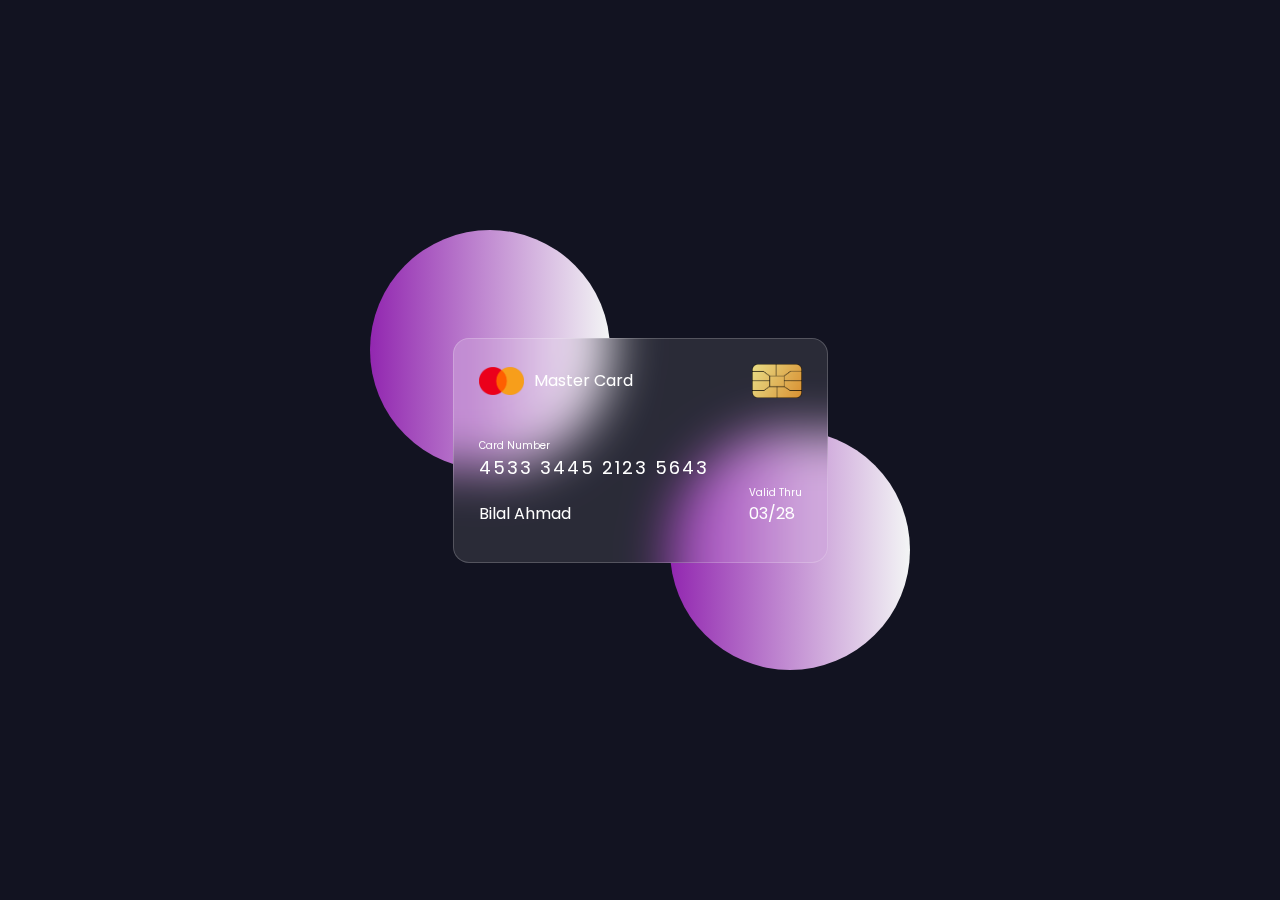
<file: 02_flipping_card/index.html>
<!DOCTYPE html>
<html lang="en">
  <head>
    <meta charset="UTF-8" />
    <meta name="viewport" content="width=device-width, initial-scale=1.0" />
    <title>Flipping Card</title>
    <link rel="stylesheet" href="style.css" />
  </head>
  <body>
    <section>
      <div class="container">
        <div class="card front-face">
          <header>
            <span class="logo">
              <img src="./images/logo.png" alt="" />
              <h5>Master Card</h5>
            </span>
            <img src="./images/chip.png" alt="" class="chip" />
          </header>

          <div class="card-details">
            <div class="name-number">
              <h6>Card Number</h6>
              <h5 class="number">4533 3445 2123 5643</h5>
              <h5 class="name">Bilal Ahmad</h5>
            </div>

            <div class="valid-date">
              <h6>Valid Thru</h6>
              <h5>03/28</h5>
            </div>
          </div>
        </div>

        <div class="card back-face">
          <h6>
            For customer serive call +91 223 1212321 or email at
            testing@gmail.com
          </h6>

          <div class="magnetic-strip">
            <div class="signature">
              <i>005</i>
            </div>
            <h5>
              Lorem, ipsum dolor sit amet consectetur adipisicing elit. Ab, nam
              eius omnis deleniti repudiandae voluptatum.
            </h5>
          </div>
        </div>
      </div>
    </section>
  </body>
</html>
</file>
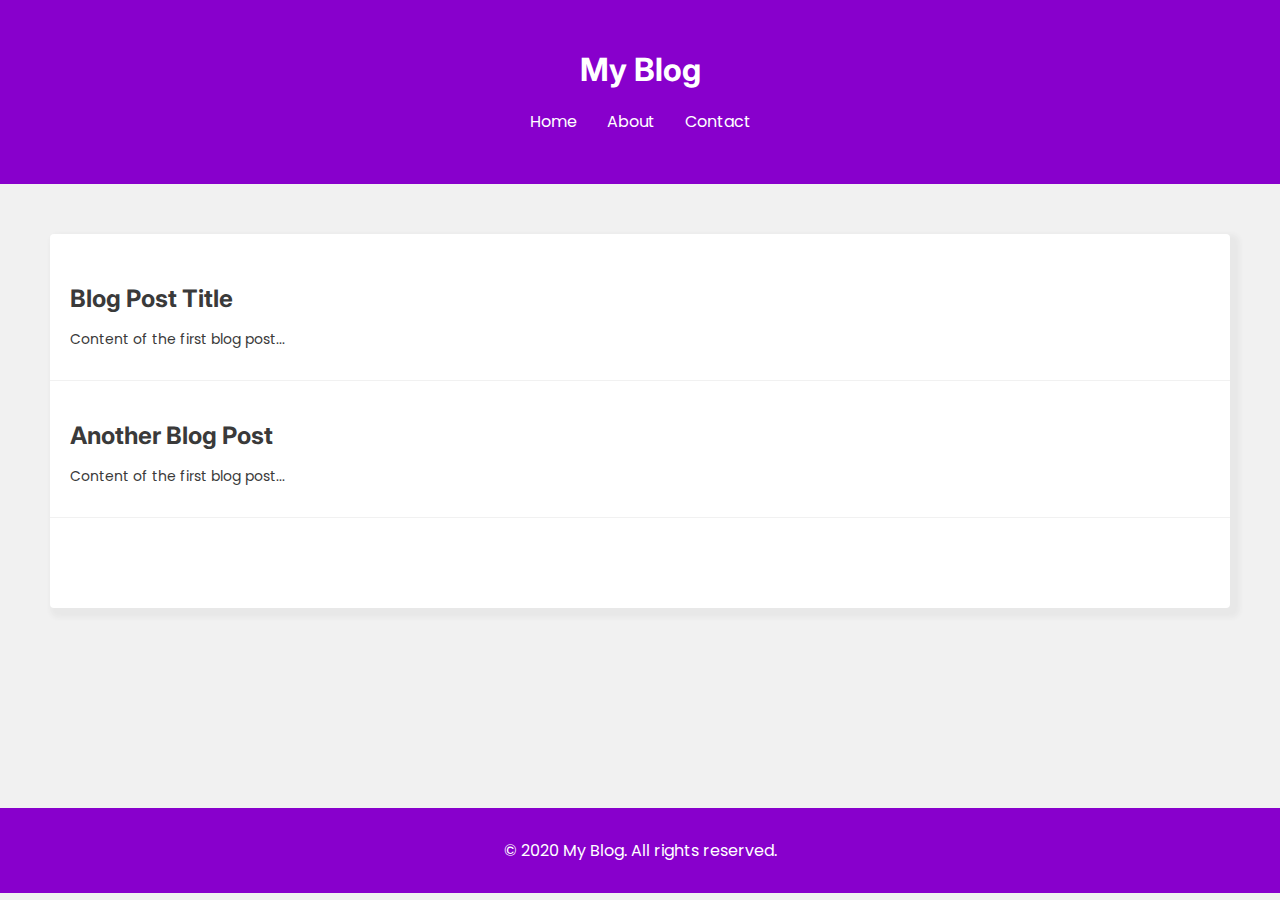
<file: 05_blog_layout/index.html>
<!DOCTYPE html>
<html lang="en">
  <head>
    <meta charset="UTF-8" />
    <meta name="viewport" content="width=device-width, initial-scale=1.0" />
    <title>Blog Page</title>
    <link rel="stylesheet" href="style.css" />
  </head>
  <body>
    <header>
      <h1>My Blog</h1>
      <nav>
        <a href="#">Home</a>
        <a href="#">About</a>
        <a href="#">Contact</a>
      </nav>
    </header>

    <main>
      <article>
        <h2>Blog Post Title</h2>
        <p>Content of the first blog post...</p>
      </article>
      <article>
        <h2>Another Blog Post</h2>
        <p>Content of the first blog post...</p>
      </article>
    </main>

    <footer>
      <p>&copy; 2020 My Blog. All rights reserved.</p>
    </footer>
  </body>
</html>
</file>
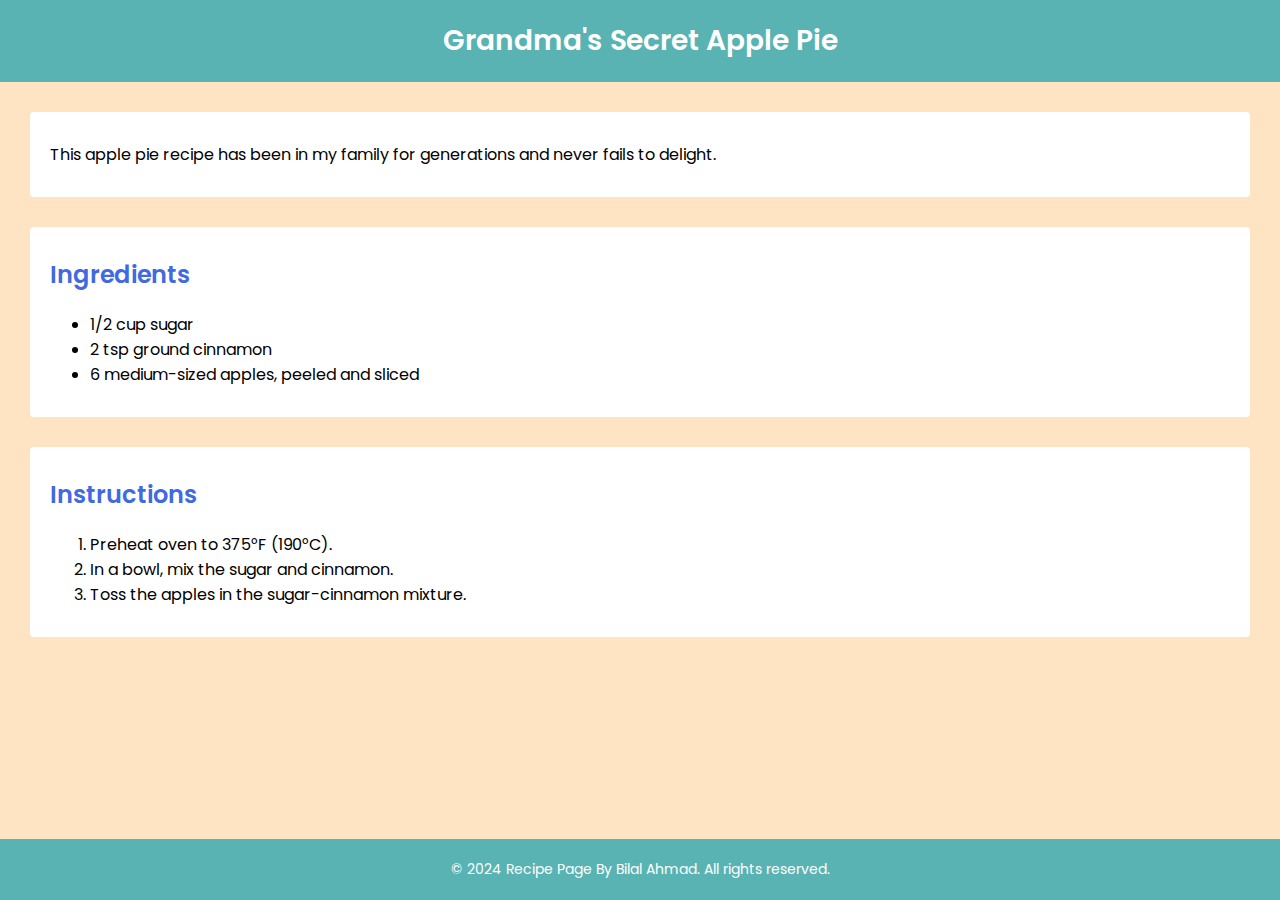
<file: 08_Recipe_page/index.html>
<!DOCTYPE html>
<html lang="en">
  <head>
    <meta charset="UTF-8" />
    <meta name="viewport" content="width=device-width, initial-scale=1.0" />
    <title>Recipe Page</title>
    <link rel="stylesheet" href="style.css" />
  </head>
  <body>
    <!-- Header -->
    <header>
      <h1>Grandma's Secret Apple Pie</h1>
    </header>

    <!-- Main Area -->

    <main>
      <div class="containers">
        <section>
          <p>
            This apple pie recipe has been in my family for generations and
            never fails to delight.
          </p>
        </section>
        <section>
          <h3>Ingredients</h3>
          <ul>
            <li>1/2 cup sugar</li>
            <li>2 tsp ground cinnamon</li>
            <li>6 medium-sized apples, peeled and sliced</li>
          </ul>
        </section>
        <section>
          <h3>Instructions</h3>
          <ol>
            <li>Preheat oven to 375°F (190°C).</li>
            <li>In a bowl, mix the sugar and cinnamon.</li>
            <li>Toss the apples in the sugar-cinnamon mixture.</li>
          </ul>
        </section>
      </div>
    </main>

    <!-- Footer -->
    <footer>
      <p>© 2024 Recipe Page By Bilal Ahmad. All rights reserved.</p>
    </footer>
  </body>
</html>
</file>
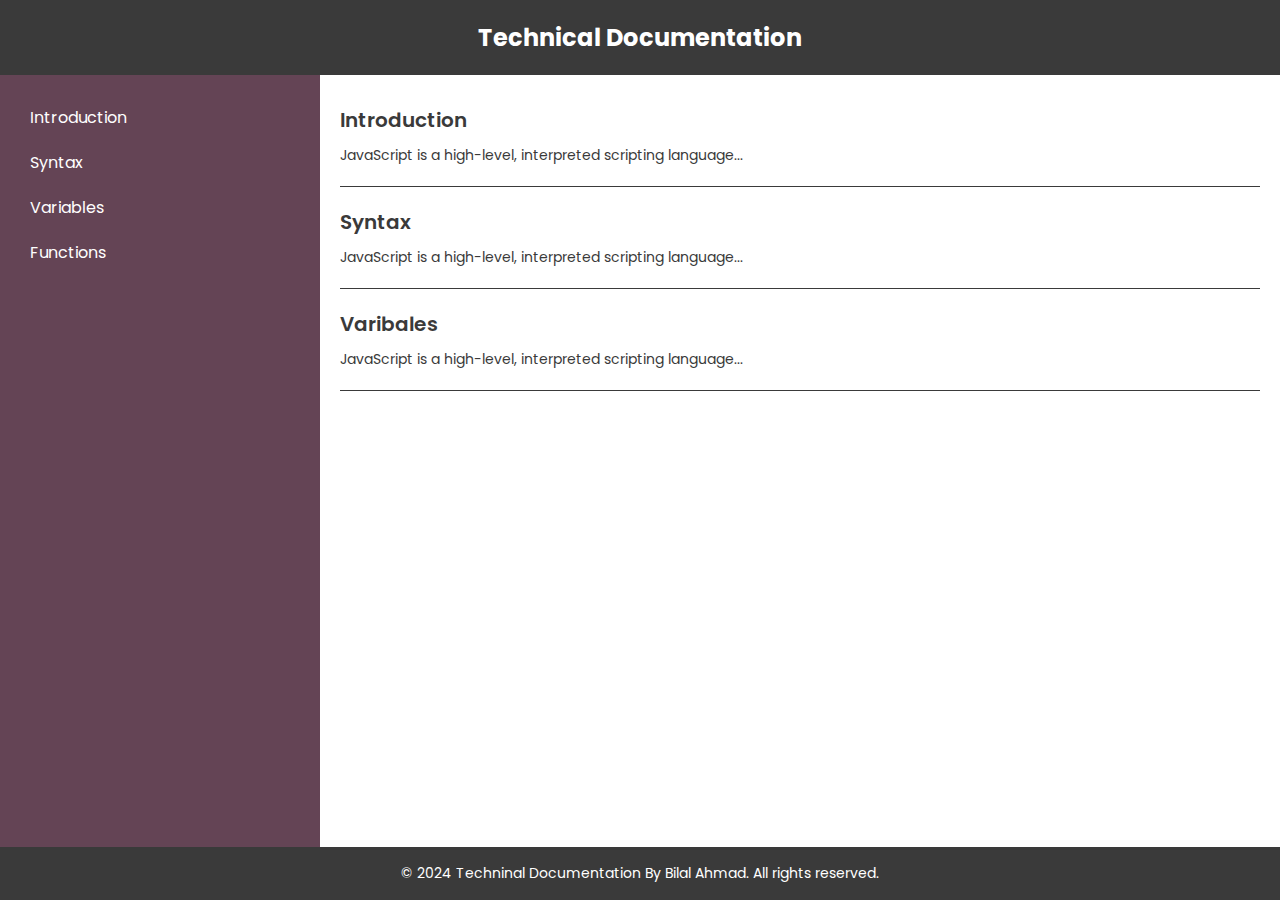
<file: 09_documentation/index.html>
<!DOCTYPE html>
<html lang="en">
  <head>
    <meta charset="UTF-8" />
    <meta name="viewport" content="width=device-width, initial-scale=1.0" />
    <title>Documentation</title>
    <link rel="stylesheet" href="style.css" />
  </head>
  <body>
    <header>
      <h2>Technical Documentation</h2>
    </header>
    <main>
      <div class="main-content">
        <section class="sidebar">
          <nav>
            <ul>
              <li><a href="#">Introduction</a></li>
              <li><a href="#">Syntax</a></li>
              <li><a href="#">Variables</a></li>
              <li><a href="#">Functions</a></li>
            </ul>
          </nav>
        </section>
        <section class="data-body">
          <section>
            <h3>Introduction</h3>
            <p>JavaScript is a high-level, interpreted scripting language...</p>
          </section>
          <section>
            <h3>Syntax</h3>
            <p>JavaScript is a high-level, interpreted scripting language...</p>
          </section>
          <section>
            <h3>Varibales</h3>
            <p>JavaScript is a high-level, interpreted scripting language...</p>
          </section>
        </section>
      </div>
    </main>
    <footer>
      <p>
        &copy; 2024 Techninal Documentation By Bilal Ahmad. All rights reserved.
      </p>
    </footer>
  </body>
</html>
</file>
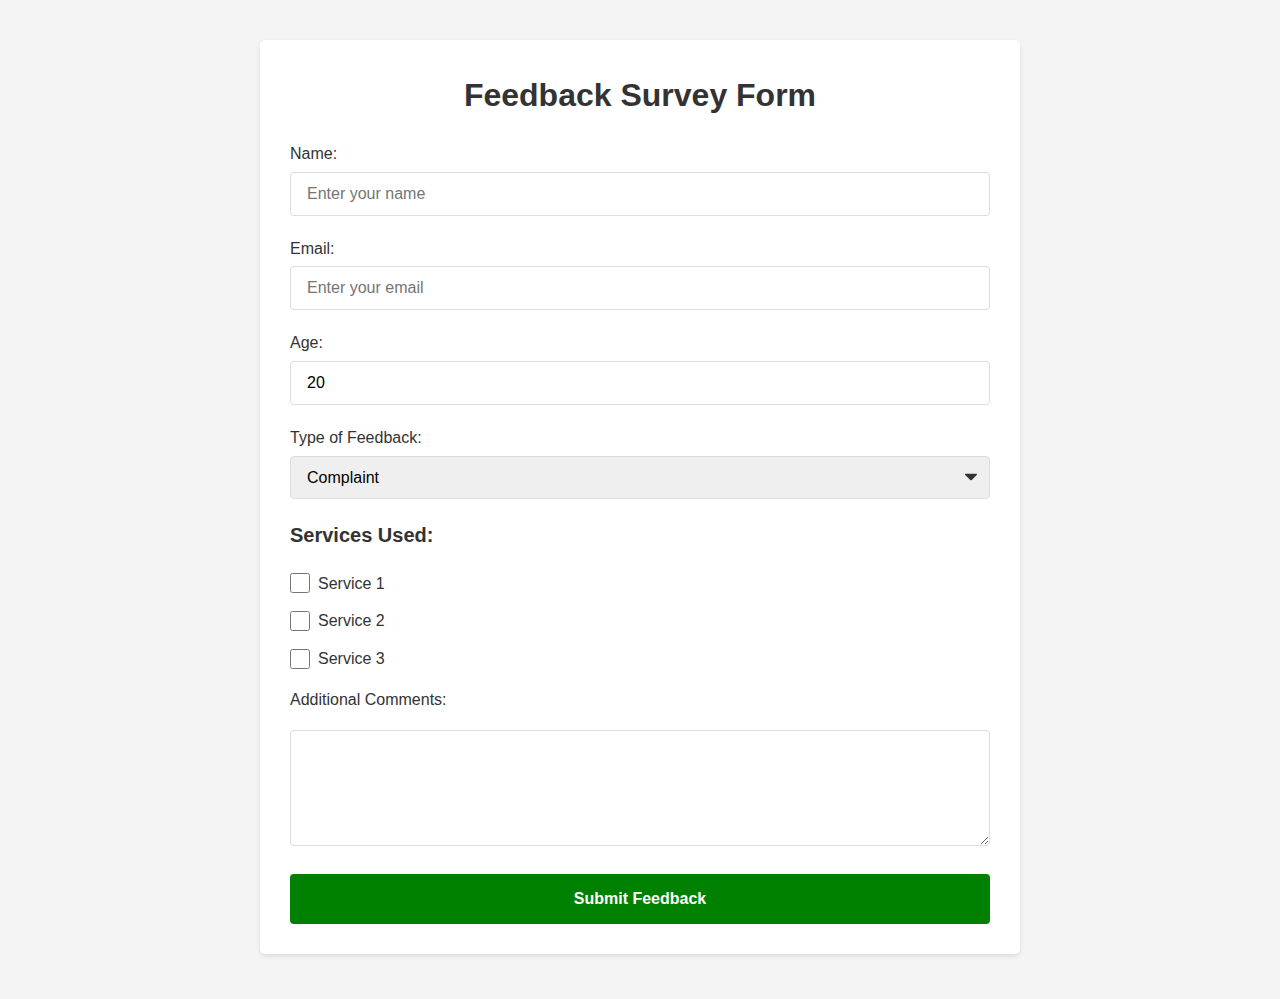
<file: 10_survey_form/index.html>
<!DOCTYPE html>
<html lang="en">
  <head>
    <meta charset="UTF-8" />
    <meta name="viewport" content="width=device-width, initial-scale=1.0" />
    <title>Survey Form</title>
    <link rel="stylesheet" href="style.css" />
  </head>
  <body>
    <!-- Header -->
    <!-- <header>
      <h1>Survey Form</h1>
    </header> -->
    <!-- Main -->
    <main>
      <div class="container">
        <form action="#">
          <h1>Feedback Survey Form</h1>

          <!-- name field -->
          <div class="field">
            <label for="name">Name:</label>
            <input
              type="text"
              id="name"
              name="name"
              placeholder="Enter your name"
              required
            />
          </div>

          <!-- email field -->
          <div class="field">
            <label for="email">Email:</label>
            <input
              type="text"
              id="email"
              name="email"
              placeholder="Enter your email"
              required
            />
          </div>

          <!-- age field -->
          <div class="field">
            <label for="age">Age:</label>
            <input
              type="number"
              id="age"
              name="age"
              min="1"
              max="100"
              value="20"
            />
          </div>

          <!-- Type of feedback -->
          <div class="field">
            <label for="type-of-feedback">Type of Feedback:</label>
            <select name="type-of-feedback" id="type-of-feedback">
              <option value="complaint">Complaint</option>
              <option value="suggestion">Suggestion</option>
              <option value="compliment">Compliment</option>
            </select>
          </div>

          <!-- Services Used -->
          <fieldset>
            <legend>Services Used:</legend>
            <div class="items">
              <div class="item">
                <input type="checkbox" id="service1" name="service1" />
                <label for="service1">Service 1</label>
              </div>
              <div class="item">
                <input type="checkbox" id="service2" name="service2" />
                <label for="service2">Service 2</label>
              </div>
              <div class="item">
                <input type="checkbox" id="service3" name="service3" />
                <label for="service3">Service 3</label>
              </div>
            </div>
          </fieldset>

          <!-- Additional Comments -->
          <div class="field">
            <label for="comment-label">Additional Comments:</label>
            <textarea
              name="additional-comments"
              id="additional-comments"
              rows="5"
            ></textarea>
          </div>

          <button type="submit">Submit Feedback</button>
        </form>
      </div>
    </main>
    <!-- Footer -->
    <!-- <footer>
      <p>&copy; 2023 Survey Form</p>
    </footer> -->
  </body>
</html>
</file>
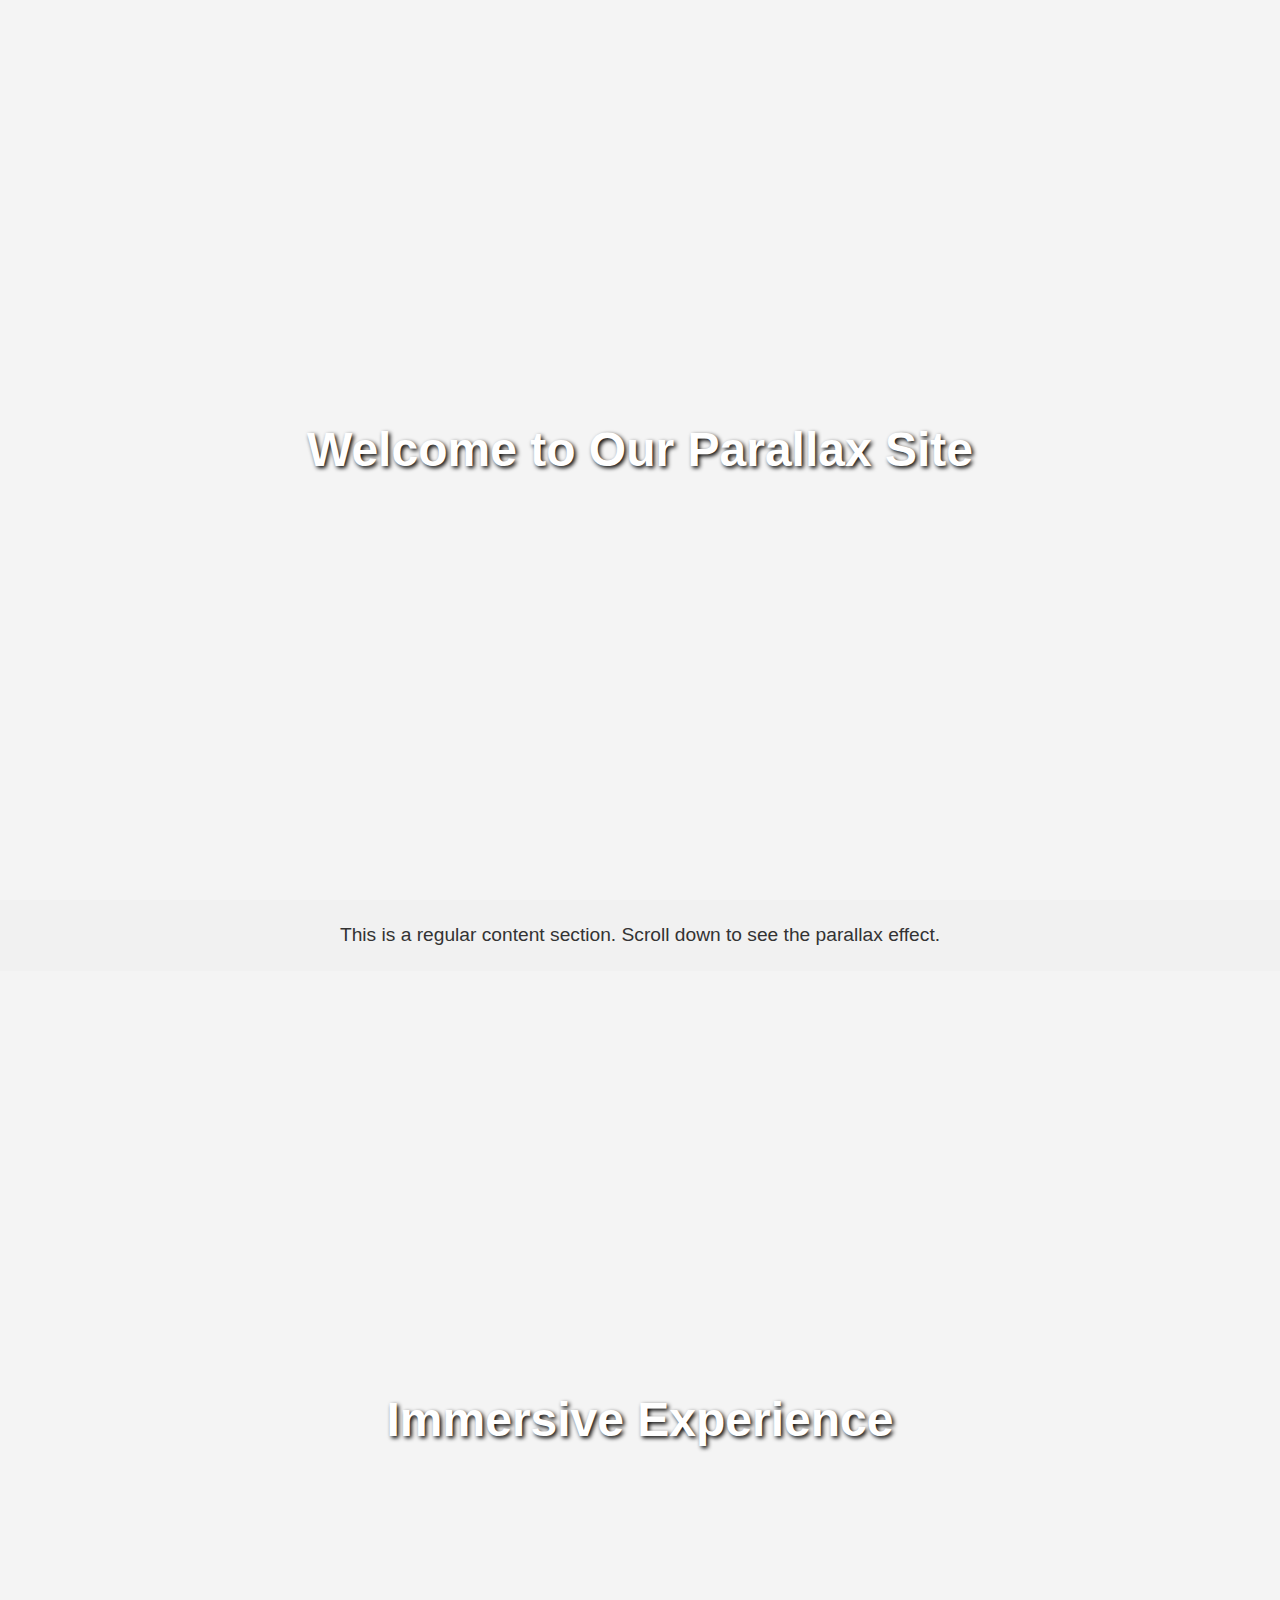
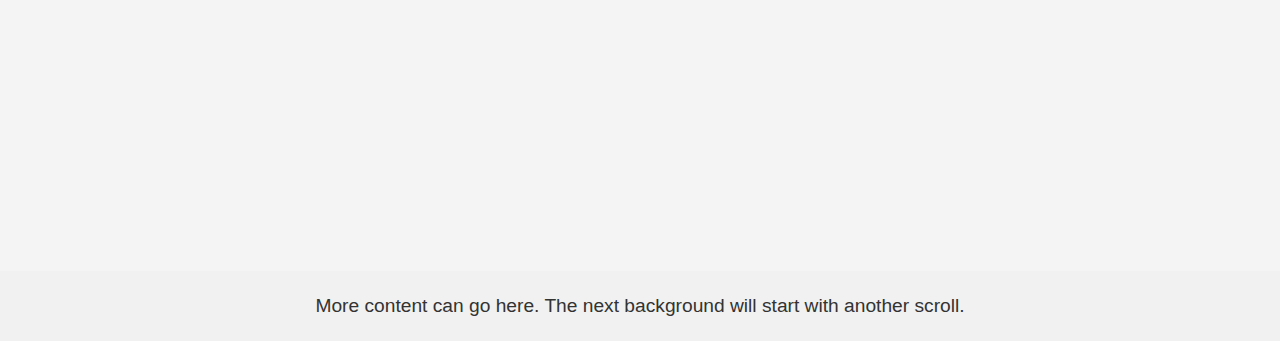
<file: 12_parallax_website/index.html>
<!DOCTYPE html>
<html lang="en">
  <head>
    <meta charset="UTF-8" />
    <meta name="viewport" content="width=device-width, initial-scale=1.0" />
    <title>Parallax Website</title>
    <link rel="stylesheet" href="styles.css" />
  </head>
  <body>
    <div class="parallax-section" id="section1">
      <h1>Welcome to Our Parallax Site</h1>
    </div>
    <div class="content-section">
      <p>
        This is a regular content section. Scroll down to see the parallax
        effect.
      </p>
    </div>
    <div class="parallax-section" id="section2">
      <h1>Immersive Experience</h1>
    </div>
    <div class="content-section">
      <p>
        More content can go here. The next background will start with another
        scroll.
      </p>
    </div>
    <!-- Add more parallax and content sections as needed -->
  </body>
</html>
</file>
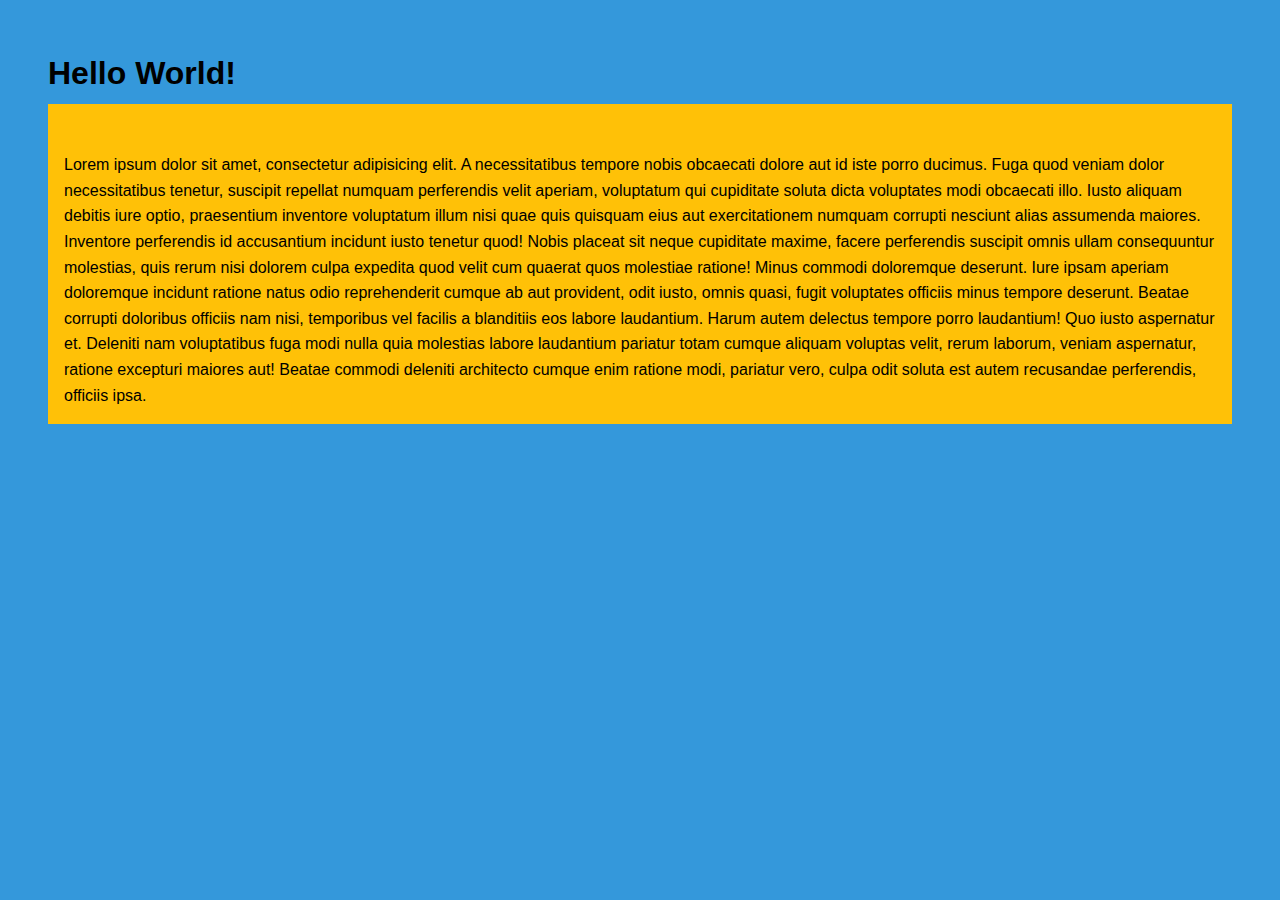
<file: multiple_class_practice/index.html>
<!DOCTYPE html>
<html lang="en">
  <head>
    <meta charset="UTF-8" />
    <meta name="viewport" content="width=device-width, initial-scale=1.0" />
    <title>Multiple Classes Practice</title>
    <link rel="stylesheet" href="css/style.css" />
    <link rel="stylesheet" href="css/colors.css" />
    <link rel="stylesheet" href="css/paddings.css" />
    <link rel="stylesheet" href="css/margin.css" />
  </head>
  <body class="bg-primary p-5 text-black">
    <h1>Hello World!</h1>
    <p class="p-3 pt-5 text-black bg-warning mt-5">
      Lorem ipsum dolor sit amet, consectetur adipisicing elit. A necessitatibus
      tempore nobis obcaecati dolore aut id iste porro ducimus. Fuga quod veniam
      dolor necessitatibus tenetur, suscipit repellat numquam perferendis velit
      aperiam, voluptatum qui cupiditate soluta dicta voluptates modi obcaecati
      illo. Iusto aliquam debitis iure optio, praesentium inventore voluptatum
      illum nisi quae quis quisquam eius aut exercitationem numquam corrupti
      nesciunt alias assumenda maiores. Inventore perferendis id accusantium
      incidunt iusto tenetur quod! Nobis placeat sit neque cupiditate maxime,
      facere perferendis suscipit omnis ullam consequuntur molestias, quis rerum
      nisi dolorem culpa expedita quod velit cum quaerat quos molestiae ratione!
      Minus commodi doloremque deserunt. Iure ipsam aperiam doloremque incidunt
      ratione natus odio reprehenderit cumque ab aut provident, odit iusto,
      omnis quasi, fugit voluptates officiis minus tempore deserunt. Beatae
      corrupti doloribus officiis nam nisi, temporibus vel facilis a blanditiis
      eos labore laudantium. Harum autem delectus tempore porro laudantium! Quo
      iusto aspernatur et. Deleniti nam voluptatibus fuga modi nulla quia
      molestias labore laudantium pariatur totam cumque aliquam voluptas velit,
      rerum laborum, veniam aspernatur, ratione excepturi maiores aut! Beatae
      commodi deleniti architecto cumque enim ratione modi, pariatur vero, culpa
      odit soluta est autem recusandae perferendis, officiis ipsa.
    </p>
  </body>
</html>
</file>
<file: 02_flipping_card/style.css>
@import url("https://fonts.googleapis.com/css2?family=Poppins:ital,wght@0,100;0,200;0,300;0,400;0,500;0,600;0,700;0,800;0,900;1,100;1,200;1,300;1,400;1,500;1,600;1,700;1,800;1,900&display=swap");

* {
  font-family: "Poppins", sans-serif;
  margin: 0;
  padding: 0;
  box-sizing: border-box;
  font-weight: 400;
}

section {
  position: relative;
  min-height: 100vh;
  width: 100%;
  background-color: #121321;
  display: flex;
  align-items: center;
  justify-content: center;
  color: #fff;
  perspective: 1000px;
}

section::before {
  content: "";
  position: absolute;
  height: 240px;
  width: 240px;
  border-radius: 50%;
  transform: translate(-150px, -100px);
  background: linear-gradient(90deg, #9227b0, #f3f5f5);
}

section::after {
  content: "";
  position: absolute;
  height: 240px;
  width: 240px;
  border-radius: 50%;
  transform: translate(150px, 100px);
  background: linear-gradient(90deg, #9227b0, #f3f5f5);
}

.container {
  position: relative;
  height: 225px;
  width: 375px;
  z-index: 100;
  transition: 0.6s;
  transform-style: preserve-3d;
}

.container:hover {
  transform: rotateY(180deg);
}

.container .card {
  height: 100%;
  width: 100%;
  position: absolute;
  backdrop-filter: blur(25px);
  border-radius: 16px;
  padding: 25px;
  background-color: rgba(255, 255, 255, 0.1);
  box-shadow: rgba(0, 0, 0, 0.3);
  border: 1px solid rgba(255, 255, 255, 0.2);
  backface-visibility: hidden;
}

.front-face header,
.front-face .logo {
  display: flex;
  align-items: center;
}

.front-face header {
  justify-content: space-between;
}

.front-face .logo img {
  width: 45px;
  margin-right: 10px;
}
h5 {
  font-size: 16px;
  font-size: 400;
}

.front-face .chip {
  width: 50px;
}

.front-face .card-details {
  display: flex;
  align-items: flex-end;
  justify-content: space-between;
  margin-top: 40px;
}

h6 {
  font-size: 10px;
  font-weight: 400;
}

h5.number {
  font-size: 18px;
  letter-spacing: 2px;
}

h5.name {
  margin-top: 20px;
}

.card.back-face {
  border: none;
  padding: 15px 25px 25px 25px;
  transform: rotateY(180deg);
}
.card.back-face h6 {
  font-size: 8px;
}

.card.back-face .magnetic-strip {
  height: 45px;
  width: 100%;
  background-color: #000;
  position: absolute;
  top: 40;
  left: 0;
}

.card.back-face .signature {
  display: flex;
  justify-content: flex-end;
  align-items: center;
  margin-top: 80px;
  margin-left: 20px;
  height: 40px;
  width: 80%;
  border-radius: 6px;
  background: repeating-linear-gradient(
    #fff,
    #fff 3px,
    #efefef 0px,
    #efefef 9px
  );
}

.signature i {
  font-size: 12px;
  padding: 4px 6px;
  border-radius: 4px;
  background-color: #fff;
  margin-right: -30px;
  color: #000;
  z-index: -1;
}

.card.back-face h5 {
  font-size: 8px;
  width: 80%;
  margin-top: 15px;
  margin-left: 20px;
}
</file>
<file: 05_blog_layout/style.css>
@import url("https://fonts.googleapis.com/css2?family=Inter:wght@400;700&family=Poppins:wght@400;700&display=swap");

* {
  font-family: "Poppins", sans-serif;
  padding: 0;
  margin: 0;
  box-sizing: border-box;
}

body {
  background-color: #f1f1f1;
}

h1,
h2,
h3,
h4,
h5,
h6 {
  font-family: "Inter", sans-serif;
}

header {
  background-color: #8800cc;
  display: flex;
  flex-direction: column;
  justify-content: center;
  align-items: center;
  padding: 50px;
}

header h1 {
  color: white;
  margin-bottom: 20px;
}

a {
  text-decoration: none;
  color: white;
}

a:hover {
  color: orange;
  text-decoration: underline;
}

nav {
  display: flex;
  flex-direction: row;
  gap: 30px;
}

main {
  margin: 50px;
  margin-bottom: 200px;
  background-color: white;
  padding: 50px 0px;
  border-radius: 4px;
  box-shadow: 5px 5px 5px 5px #3a3a3a0c;
}

article {
  margin-bottom: 40px;
  padding-bottom: 30px;
  border-bottom: 1px solid #f1f1f1;
}

article h2 {
  color: #3a3a3a;
  padding-left: 20px;
  padding-bottom: 16px;
}

article p {
  padding-left: 20px;
  color: #3a3a3a;
  font-size: 14px;
}

footer {
  background-color: #8800cc;
  display: flex;
  justify-content: center;
  align-items: center;
  padding: 30px;
  color: white;
}
</file>
<file: 08_Recipe_page/style.css>
@import url("https://fonts.googleapis.com/css2?family=Poppins:wght@400;700&display=swap");

* {
  padding: 0;
  margin: 0;
  box-sizing: border-box;
  font-family: "Poppins", sans-serif;
}

body {
  display: flex;
  flex-direction: column;
  justify-content: space-between;
  background-color: bisque;
  height: 100vh;
  width: 100vw;
}

header {
  background-color: rgb(89, 179, 179);
  padding: 20px;
  display: flex;
  justify-content: center;
  align-items: center;
  color: #fff;
}

header h1 {
  font-size: 28px;
  font-weight: 600;
}

main {
  flex: 1;
}

main .containers {
  display: flex;
  flex-direction: column;
  gap: 30px;
  margin: 30px;
}

main section {
  background-color: #fff;
  padding: 30px 20px;
  border-radius: 4px;
}

section h3 {
  font-size: 24px;
  font-weight: 600;
  margin-bottom: 20px;
  color: royalblue;
}

section ul,
ol {
  margin-left: 40px;
}

footer {
  padding: 20px;
  background-color: rgb(89, 179, 179);
  display: flex;
  justify-content: center;
  align-items: center;
  color: #fff;
  font-size: 14px;
}
</file>
<file: 09_documentation/style.css>
@import url("https://fonts.googleapis.com/css2?family=Poppins:wght@400;700&display=swap");

* {
  margin: 0;
  padding: 0;
  box-sizing: border-box;
}

body {
  font-family: "Poppins", sans-serif;
  height: 100vh;
  width: 100vw;
  display: flex;
  flex-direction: column;
  justify-content: space-between;
}

header {
  background-color: #3a3a3a;
  display: flex;
  justify-content: center;
  align-items: center;
  color: #fff;
  padding: 20px 10px;
}

main {
  flex: 1;
}

.main-content {
  display: flex;
  flex-direction: row;
  width: 100%;
  height: 100%;
}

.main-content .sidebar {
  background-color: #644455;
  width: 25%;
  padding: 20px;
  height: 100%;
}

.sidebar ul li {
  list-style: none;
  padding: 10px;
}

.sidebar ul li a {
  color: #fff;
  text-decoration: none;
}

.sidebar ul li:hover {
  background-color: rgb(73, 26, 14);
  cursor: pointer;
  border-radius: 2px;
  box-shadow: 2px 2px 3px rgba(0, 0, 0, 0.6);
}

.main-content .data-body {
  width: 75%;
  padding: 30px 20px;
  display: flex;
  flex-direction: column;
  gap: 20px;
}

.data-body section {
  padding-bottom: 20px;
  border-bottom: 1px solid #3a3a3a;
}

.data-body section h3 {
  color: #3a3a3a;
  font-size: 20px;
  font-weight: 600;
  margin-bottom: 10px;
}

.data-body section p {
  color: #3a3a3a;
  font-size: 14px;
}

footer {
  background-color: #3a3a3a;
  padding: 16px;
  display: flex;
  justify-content: center;
  align-items: center;
  color: #fff;
}

footer p {
  font-size: 14px;
}
</file>
<file: multiple_class_practice/css/colors.css>
/* colors.css */
.bg-primary {
  background-color: #3498db;
}

.bg-secondary {
  background-color: #2ecc71;
}

.bg-success {
  background-color: #28a745;
}

.bg-danger {
  background-color: #dc3545;
}

.bg-warning {
  background-color: #ffc107;
}

.bg-info {
  background-color: #17a2b8;
}

.bg-light {
  background-color: #f8f9fa;
}

.bg-dark {
  background-color: #343a40;
}

.text-primary {
  color: #3498db;
}

.text-secondary {
  color: #2ecc71;
}

.text-success {
  color: #28a745;
}

.text-danger {
  color: #dc3545;
}

.text-warning {
  color: #ffc107;
}

.text-info {
  color: #17a2b8;
}

.text-light {
  color: #f8f9fa;
}

.text-dark {
  color: #343a40;
}

.text-white {
  color: #fff;
}

.text-black {
  color: #000;
}
</file>
<file: multiple_class_practice/css/paddings.css>
.p-0 {
  padding: 0;
}

.p-1 {
  padding: 0.25rem;
}

.p-2 {
  padding: 0.5rem;
}

.p-3 {
  padding: 1rem;
}

.p-4 {
  padding: 1.5rem;
}

.p-5 {
  padding: 3rem;
}

.pt-0 {
  padding-top: 0;
}

.pt-1 {
  padding-top: 0.25rem;
}

.pt-2 {
  padding-top: 0.5rem;
}

.pt-3 {
  padding-top: 1rem;
}

.pt-4 {
  padding-top: 1.5rem;
}

.pt-5 {
  padding-top: 3rem;
}

.pr-0 {
  padding-right: 0;
}

.pr-1 {
  padding-right: 0.25rem;
}

.pr-2 {
  padding-right: 0.5rem;
}

.pr-3 {
  padding-right: 1rem;
}

.pr-4 {
  padding-right: 1.5rem;
}

.pr-5 {
  padding-right: 3rem;
}

.pb-0 {
  padding-bottom: 0;
}

.pb-1 {
  padding-bottom: 0.25rem;
}

.pb-2 {
  padding-bottom: 0.5rem;
}

.pb-3 {
  padding-bottom: 1rem;
}

.pb-4 {
  padding-bottom: 1.5rem;
}

.pb-5 {
  padding-bottom: 3rem;
}

.pl-0 {
  padding-left: 0;
}

.pl-1 {
  padding-left: 0.25rem;
}

.pl-2 {
  padding-left: 0.5rem;
}

.pl-3 {
  padding-left: 1rem;
}

.pl-4 {
  padding-left: 1.5rem;
}

.pl-5 {
  padding-left: 3rem;
}

.px-0 {
  padding-left: 0;
  padding-right: 0;
}

.px-1 {
  padding-left: 0.25rem;
  padding-right: 0.25rem;
}

.px-2 {
  padding-left: 0.5rem;
  padding-right: 0.5rem;
}

.px-3 {
  padding-left: 1rem;
  padding-right: 1rem;
}

.px-4 {
  padding-left: 1.5rem;
  padding-right: 1.5rem;
}

.px-5 {
  padding-left: 3rem;
  padding-right: 3rem;
}

.py-0 {
  padding-top: 0;
  padding-bottom: 0;
}

.py-1 {
  padding-top: 0.25rem;
  padding-bottom: 0.25rem;
}

.py-2 {
  padding-top: 0.5rem;
  padding-bottom: 0.5rem;
}

.py-3 {
  padding-top: 1rem;
  padding-bottom: 1rem;
}

.py-4 {
  padding-top: 1.5rem;
  padding-bottom: 1.5rem;
}

.py-5 {
  padding-top: 3rem;
  padding-bottom: 3rem;
}
</file>
<file: multiple_class_practice/css/margin.css>
.margin {
  margin: 20px;
}
/* Margin classes */
.m-0 {
  margin: 0;
}

.m-5 {
  margin: 5px;
}

.m-10 {
  margin: 10px;
}

.m-15 {
  margin: 15px;
}

.m-20 {
  margin: 20px;
}

.m-25 {
  margin: 25px;
}

.m-30 {
  margin: 30px;
}

.m-35 {
  margin: 35px;
}

.m-40 {
  margin: 40px;
}

.m-45 {
  margin: 45px;
}

.m-50 {
  margin: 50px;
}

/* Margin top classes */
.mt-0 {
  margin-top: 0;
}

.mt-5 {
  margin-top: 5px;
}

.mt-10 {
  margin-top: 10px;
}

.mt-15 {
  margin-top: 15px;
}

.mt-20 {
  margin-top: 20px;
}

.mt-25 {
  margin-top: 25px;
}

.mt-30 {
  margin-top: 30px;
}

.mt-35 {
  margin-top: 35px;
}

.mt-40 {
  margin-top: 40px;
}

.mt-45 {
  margin-top: 45px;
}

.mt-50 {
  margin-top: 50px;
}

/* Margin bottom classes */
.mb-0 {
  margin-bottom: 0;
}

.mb-5 {
  margin-bottom: 5px;
}

.mb-10 {
  margin-bottom: 10px;
}

.mb-15 {
  margin-bottom: 15px;
}

.mb-20 {
  margin-bottom: 20px;
}

.mb-25 {
  margin-bottom: 25px;
}

.mb-30 {
  margin-bottom: 30px;
}

.mb-35 {
  margin-bottom: 35px;
}

.mb-40 {
  margin-bottom: 40px;
}

.mb-45 {
  margin-bottom: 45px;
}

.mb-50 {
  margin-bottom: 50px;
}

/* Margin left classes */
.ml-0 {
  margin-left: 0;
}

.ml-5 {
  margin-left: 5px;
}

.ml-10 {
  margin-left: 10px;
}

.ml-15 {
  margin-left: 15px;
}

.ml-20 {
  margin-left: 20px;
}

.ml-25 {
  margin-left: 25px;
}

.ml-30 {
  margin-left: 30px;
}

.ml-35 {
  margin-left: 35px;
}

.ml-40 {
  margin-left: 40px;
}

.ml-45 {
  margin-left: 45px;
}

.ml-50 {
  margin-left: 50px;
}

/* Margin right classes */
.mr-0 {
  margin-right: 0;
}

.mr-5 {
  margin-right: 5px;
}

.mr-10 {
  margin-right: 10px;
}

.mr-15 {
  margin-right: 15px;
}

.mr-20 {
  margin-right: 20px;
}

.mr-25 {
  margin-right: 25px;
}

.mr-30 {
  margin-right: 30px;
}

.mr-35 {
  margin-right: 35px;
}

.mr-40 {
  margin-right: 40px;
}

.mr-45 {
  margin-right: 45px;
}

.mr-50 {
  margin-right: 50px;
}

/* Margin vertical classes */
.mv-0 {
  margin-top: 0;
  margin-bottom: 0;
}

.mv-5 {
  margin-top: 5px;
  margin-bottom: 5px;
}

.mv-10 {
  margin-top: 10px;
  margin-bottom: 10px;
}

.mv-15 {
  margin-top: 15px;
  margin-bottom: 15px;
}

.mv-20 {
  margin-top: 20px;
  margin-bottom: 20px;
}

.mv-25 {
  margin-top: 25px;
  margin-bottom: 25px;
}

.mv-30 {
  margin-top: 30px;
  margin-bottom: 30px;
}

.mv-35 {
  margin-top: 35px;
  margin-bottom: 35px;
}

.mv-40 {
  margin-top: 40px;
  margin-bottom: 40px;
}

.mv-45 {
  margin-top: 45px;
  margin-bottom: 45px;
}

.mv-50 {
  margin-top: 50px;
  margin-bottom: 50px;
}

/* Margin horizontal classes */
.mh-0 {
  margin-left: 0;
  margin-right: 0;
}

.mh-5 {
  margin-left: 5px;
  margin-right: 5px;
}

.mh-10 {
  margin-left: 10px;
  margin-right: 10px;
}

.mh-15 {
  margin-left: 15px;
  margin-right: 15px;
}

.mh-20 {
  margin-left: 20px;
  margin-right: 20px;
}

.mh-25 {
  margin-left: 25px;
  margin-right: 25px;
}

.mh-30 {
  margin-left: 30px;
  margin-right: 30px;
}

.mh-35 {
  margin-left: 35px;
  margin-right: 35px;
}

.mh-40 {
  margin-left: 40px;
  margin-right: 40px;
}

.mh-45 {
  margin-left: 45px;
  margin-right: 45px;
}

.mh-50 {
  margin-left: 50px;
  margin-right: 50px;
}
</file>
<file: 10_survey_form/style.css>
/* Reset some default browser styles */
* {
  margin: 0;
  padding: 0;
  box-sizing: border-box;
}

body {
  font-family: Arial, sans-serif;
  line-height: 1.6;
  background-color: #f4f4f4;
  color: #333;
  min-height: 100vh;
  display: flex;
  flex-direction: column;
}

header {
  background-color: #333;
  color: white;
  padding: 20px;
  text-align: center;
}

main {
  flex: 1;
  padding: 20px;
}

.container {
  max-width: 800px;
  margin: 0 auto;
  padding: 20px;
}

form {
  background-color: white;
  padding: 30px;
  border-radius: 5px;
  box-shadow: 0 2px 5px rgba(0, 0, 0, 0.1);
}

form h1 {
  margin-bottom: 20px;
  text-align: center;
}

.field {
  margin-bottom: 20px;
  /* width: calc(100% - 20px); */
}

.field label {
  display: block;
  margin-bottom: 5px;
}

input,
select {
  width: 100%;
  padding: 12px 16px;
  border: 1px solid #ddd;
  border-radius: 4px;
  font-size: 16px;
}

select {
  appearance: none;
  background-image: url("data:image/svg+xml;charset=US-ASCII,%3Csvg%20xmlns%3D%22http%3A%2F%2Fwww.w3.org%2F2000%2Fsvg%22%20width%3D%22292.4%22%20height%3D%22292.4%22%3E%3Cpath%20fill%3D%22%23333%22%20d%3D%22M287%2069.4a17.6%2017.6%200%200%200-13-5.4H18.4c-5%200-9.3%201.8-12.9%205.4A17.6%2017.6%200%200%200%200%2082.2c0%205%201.8%209.3%205.4%2012.9l128%20127.9c3.6%203.6%207.8%205.4%2012.8%205.4s9.2-1.8%2012.8-5.4L287%2095c3.5-3.5%205.4-7.8%205.4-12.8%200-5-1.9-9.2-5.4-12.8z%22%2F%3E%3C%2Fsvg%3E");
  background-repeat: no-repeat;
  background-position: right 12px top 50%;
  background-size: 12px auto;
  padding-right: 40px;
}

select:hover {
  border-color: black;
}

select:focus {
  outline: none;
  border-color: black;
  box-shadow: none;
}

.field h3 {
  font-size: 20px;
  font-weight: 700;
  color: #000;
  margin-bottom: 12px;
}

fieldset {
  border: none;
  margin-bottom: 16px;
}

legend {
  font-weight: 700;
  font-size: 20px;
  margin-bottom: 20px;
}

.items {
  display: flex;
  flex-direction: column;
  gap: 12px;
}

.item {
  display: flex;
  align-items: center;
  gap: 8px;
}

.item input[type="checkbox"] {
  width: 20px;
  height: 20px;
  margin: 0;
}

.item label {
  cursor: pointer;
}

.field textarea {
  width: 100%;
  padding: 12px 16px;
  border: 1px solid #ddd;
  border-radius: 4px;
  font-size: 16px;
  margin-top: 12px;
}

button {
  background-color: green;
  color: white;
  width: 100%;
  border: none;
  border-radius: 4px;
  padding: 16px 0px;
  font-size: 16px;
  font-weight: 600;
}

button:hover {
  background-color: darkgreen;
  cursor: pointer;
}

footer {
  background-color: #333;
  color: white;
  padding: 16px;
  text-align: center;
  margin-top: auto;
}
</file>
<file: 12_parallax_website/styles.css>
/* Reset some default browser styles */
* {
  margin: 0;
  padding: 0;
  box-sizing: border-box;
}

/* Set default font and background color */
body {
  font-family: Arial, sans-serif;
  background-color: #f4f4f4;
  color: #333;
  line-height: 1.6;
  height: 100vh;
}

.parallax-section {
  background-attachment: fixed;
  background-position: center;
  background-repeat: no-repeat;
  background-size: cover;
  height: 100vh;
  display: flex;
  align-items: center;
  justify-content: center;
  color: white;
  text-shadow: 2px 2px 4px #000000;
  font-size: 1.5rem;
}

#section1 {
  background-image: url("https://images.unsplash.com/photo-1518343265568-51eec52d40da?q=80&w=2612&auto=format&fit=crop&ixlib=rb-4.0.3&ixid=M3wxMjA3fDB8MHxwaG90by1wYWdlfHx8fGVufDB8fHx8fA%3D%3D");
}

#section2 {
  background-image: url("https://images.unsplash.com/photo-1483982258113-b72862e6cff6?q=80&w=2670&auto=format&fit=crop&ixlib=rb-4.0.3&ixid=M3wxMjA3fDB8MHxwaG90by1wYWdlfHx8fGVufDB8fHx8fA%3D%3D");
}

.content-section {
  background-color: #f1f1f1;
  padding: 20px;
  text-align: center;
}

.content-section p {
  margin: 0 auto;
  width: 80%;
  font-size: 1.2em;
}
</file>
<file: multiple_class_practice/css/style.css>
/* Reset some default browser styles */
* {
  margin: 0;
  padding: 0;
  box-sizing: border-box;
}

/* Set default font and background color */
body {
  font-family: Arial, sans-serif;
  color: #333;
  line-height: 1.6;
}
</file>
